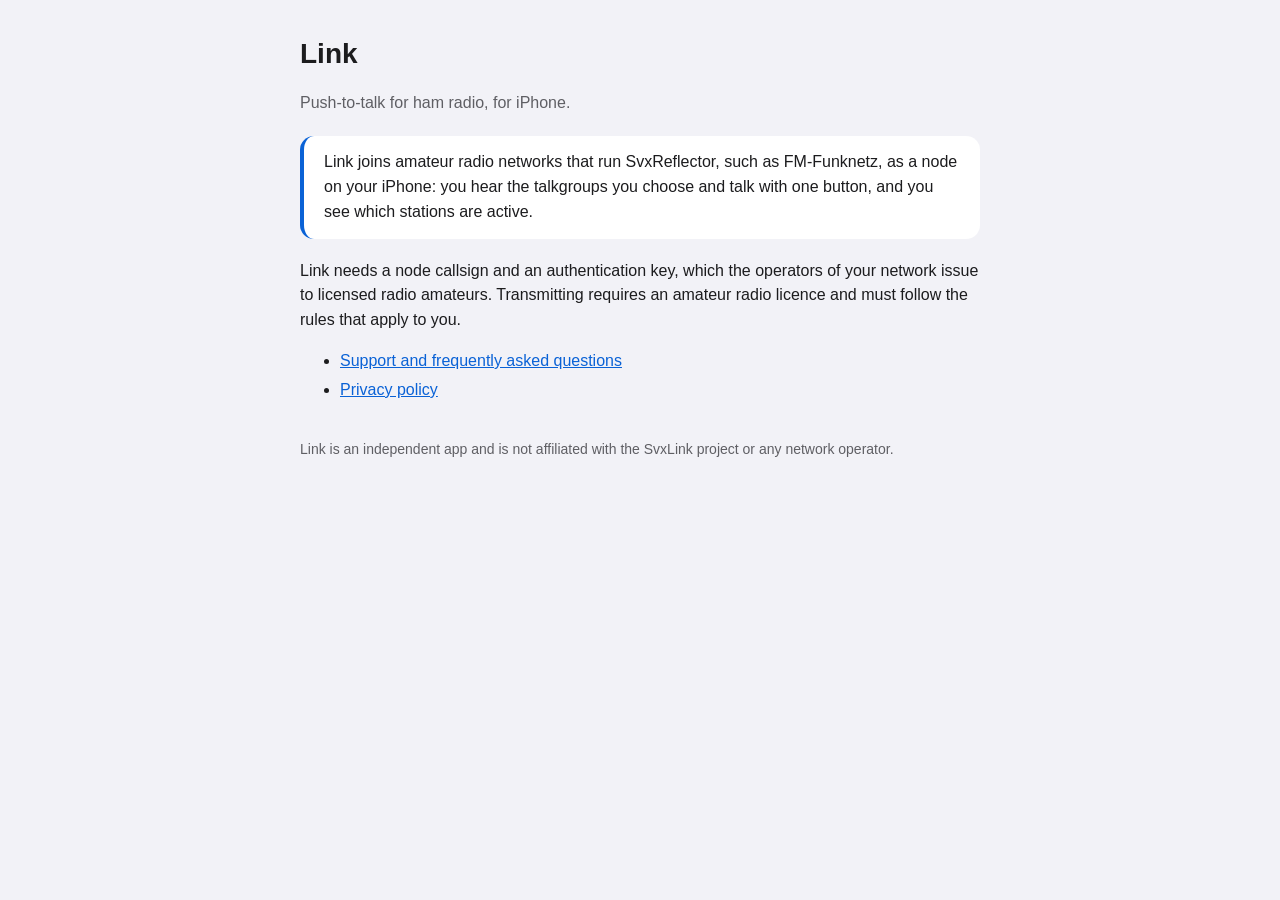
<file: docs/index.html>
<!DOCTYPE html>
<html lang="en">
<head>
<meta charset="utf-8">
<meta name="viewport" content="width=device-width, initial-scale=1">
<title>Link: push-to-talk for ham radio</title>
<meta name="description" content="Link is a push-to-talk app for amateur radio networks that run SvxReflector, such as FM-Funknetz.">
<link rel="stylesheet" href="style.css">
</head>
<body>
<main>
  <h1>Link</h1>
  <p class="muted">Push-to-talk for ham radio, for iPhone.</p>

  <div class="summary">
    Link joins amateur radio networks that run SvxReflector, such as FM-Funknetz, as a node on your iPhone: you hear the
    talkgroups you choose and talk with one button, and you see which stations are active.
  </div>

  <p>Link needs a node callsign and an authentication key, which the operators of your network issue to licensed radio
  amateurs. Transmitting requires an amateur radio licence and must follow the rules that apply to you.</p>

  <ul>
    <li><a href="support/">Support and frequently asked questions</a></li>
    <li><a href="privacy/">Privacy policy</a></li>
  </ul>

  <footer>Link is an independent app and is not affiliated with the SvxLink project or any network operator.</footer>
</main>
</body>
</html>
</file>
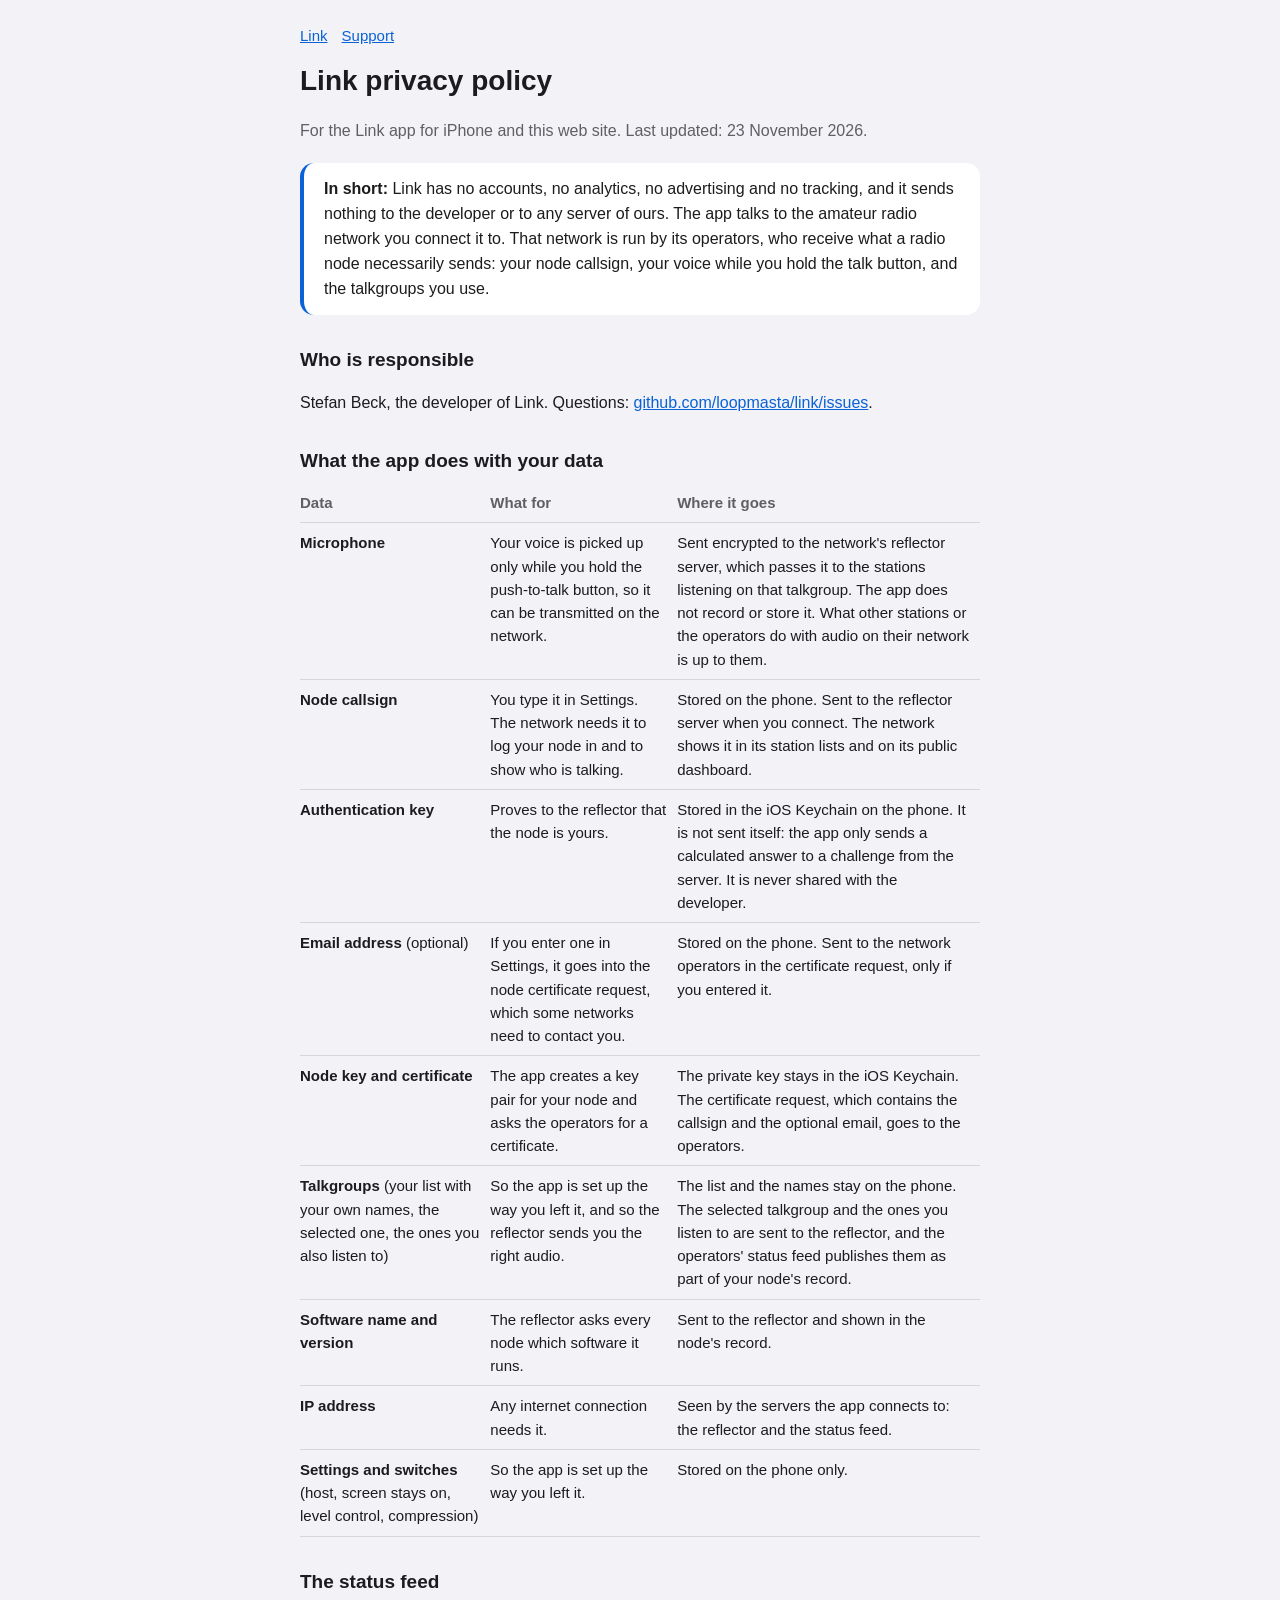
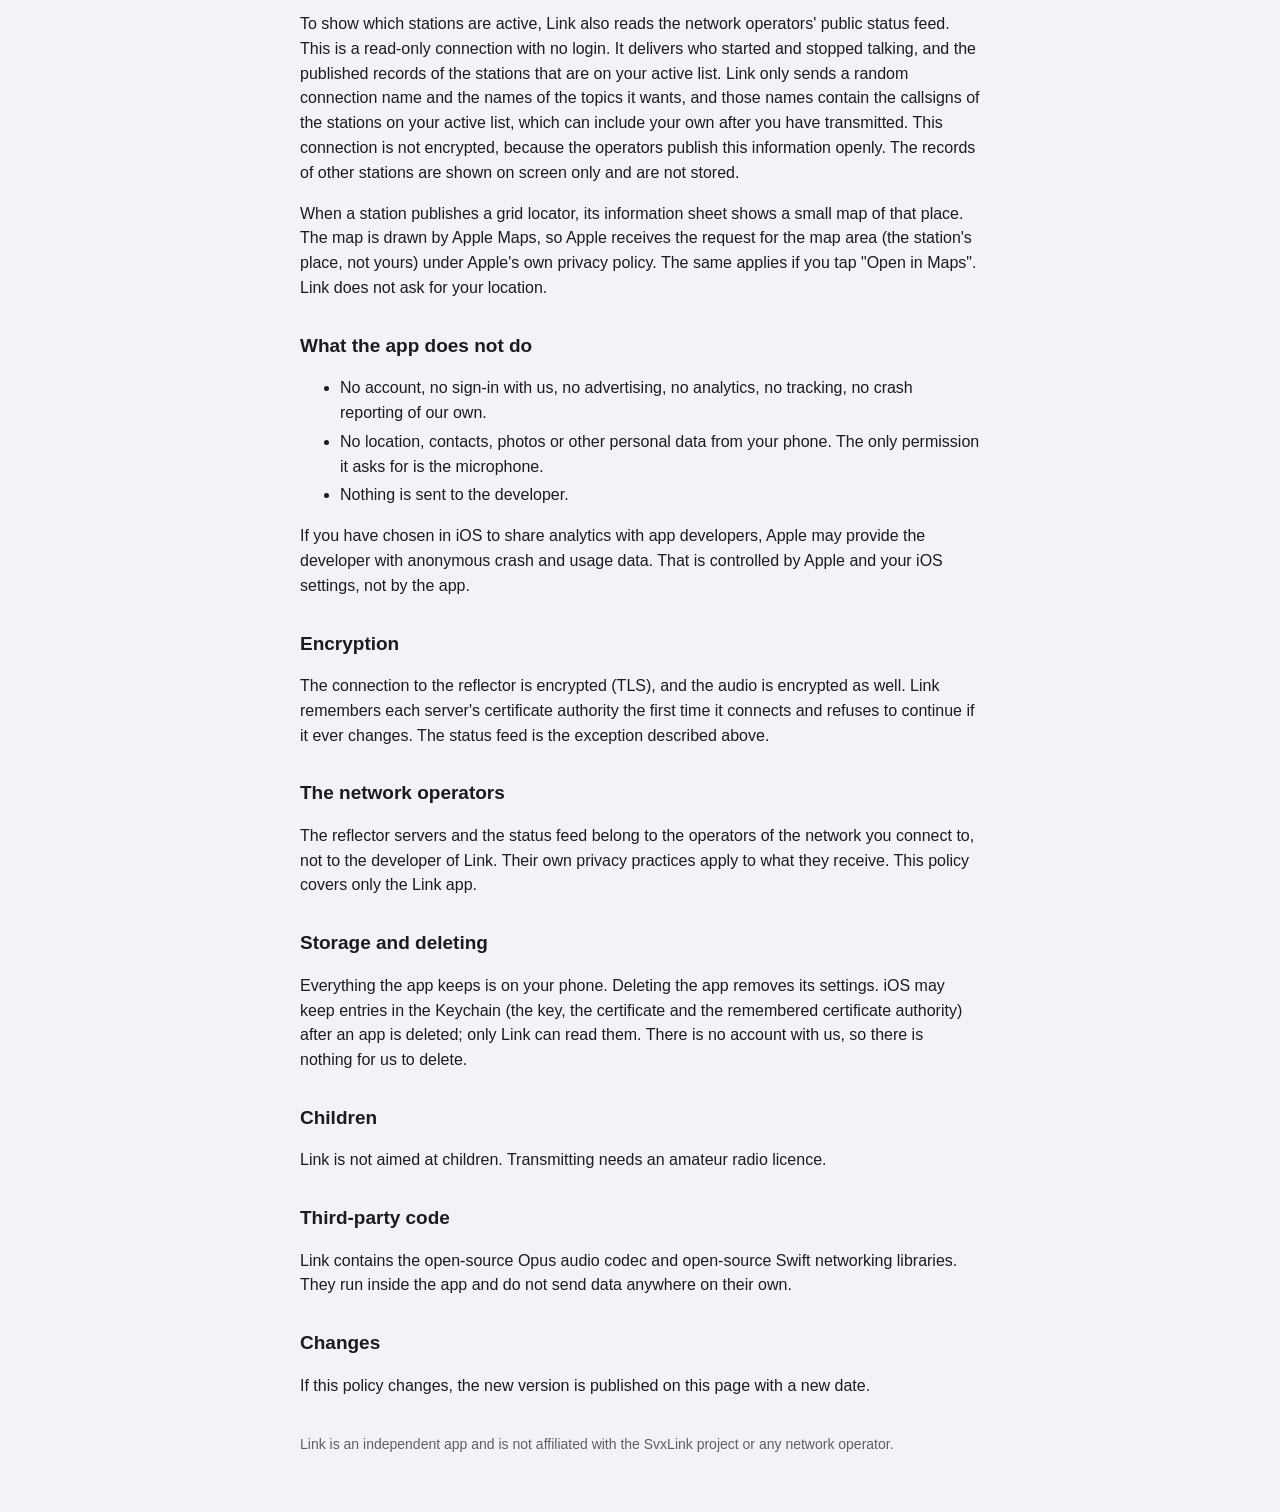
<file: docs/privacy/index.html>
<!DOCTYPE html>
<html lang="en">
<head>
<meta charset="utf-8">
<meta name="viewport" content="width=device-width, initial-scale=1">
<title>Link privacy policy</title>
<meta name="description" content="What the Link app for iPhone does with your data.">
<link rel="stylesheet" href="../style.css">
</head>
<body>
<main>
  <nav><a href="../">Link</a><a href="../support/">Support</a></nav>
  <h1>Link privacy policy</h1>
  <p class="muted">For the Link app for iPhone and this web site. Last updated: 23 November 2026.</p>

  <div class="summary">
    <strong>In short:</strong> Link has no accounts, no analytics, no advertising and no tracking, and it sends nothing to the
    developer or to any server of ours. The app talks to the amateur radio network you connect it to. That network is run by
    its operators, who receive what a radio node necessarily sends: your node callsign, your voice while you hold the talk
    button, and the talkgroups you use.
  </div>

  <h2>Who is responsible</h2>
  <p>Stefan Beck, the developer of Link. Questions: <a href="https://github.com/loopmasta/link/issues">github.com/loopmasta/link/issues</a>.</p>

  <h2>What the app does with your data</h2>
  <table>
    <tr><th>Data</th><th>What for</th><th>Where it goes</th></tr>
    <tr>
      <td><strong>Microphone</strong></td>
      <td>Your voice is picked up only while you hold the push-to-talk button, so it can be transmitted on the network.</td>
      <td>Sent encrypted to the network's reflector server, which passes it to the stations listening on that talkgroup. The app does not record or store it. What other stations or the operators do with audio on their network is up to them.</td>
    </tr>
    <tr>
      <td><strong>Node callsign</strong></td>
      <td>You type it in Settings. The network needs it to log your node in and to show who is talking.</td>
      <td>Stored on the phone. Sent to the reflector server when you connect. The network shows it in its station lists and on its public dashboard.</td>
    </tr>
    <tr>
      <td><strong>Authentication key</strong></td>
      <td>Proves to the reflector that the node is yours.</td>
      <td>Stored in the iOS Keychain on the phone. It is not sent itself: the app only sends a calculated answer to a challenge from the server. It is never shared with the developer.</td>
    </tr>
    <tr>
      <td><strong>Email address</strong> (optional)</td>
      <td>If you enter one in Settings, it goes into the node certificate request, which some networks need to contact you.</td>
      <td>Stored on the phone. Sent to the network operators in the certificate request, only if you entered it.</td>
    </tr>
    <tr>
      <td><strong>Node key and certificate</strong></td>
      <td>The app creates a key pair for your node and asks the operators for a certificate.</td>
      <td>The private key stays in the iOS Keychain. The certificate request, which contains the callsign and the optional email, goes to the operators.</td>
    </tr>
    <tr>
      <td><strong>Talkgroups</strong> (your list with your own names, the selected one, the ones you also listen to)</td>
      <td>So the app is set up the way you left it, and so the reflector sends you the right audio.</td>
      <td>The list and the names stay on the phone. The selected talkgroup and the ones you listen to are sent to the reflector, and the operators' status feed publishes them as part of your node's record.</td>
    </tr>
    <tr>
      <td><strong>Software name and version</strong></td>
      <td>The reflector asks every node which software it runs.</td>
      <td>Sent to the reflector and shown in the node's record.</td>
    </tr>
    <tr>
      <td><strong>IP address</strong></td>
      <td>Any internet connection needs it.</td>
      <td>Seen by the servers the app connects to: the reflector and the status feed.</td>
    </tr>
    <tr>
      <td><strong>Settings and switches</strong> (host, screen stays on, level control, compression)</td>
      <td>So the app is set up the way you left it.</td>
      <td>Stored on the phone only.</td>
    </tr>
  </table>

  <h2>The status feed</h2>
  <p>To show which stations are active, Link also reads the network operators' public status feed. This is a read-only
  connection with no login. It delivers who started and stopped talking, and the published records of the stations that are on
  your active list. Link only sends a random connection name and the names of the topics it wants, and those names contain the
  callsigns of the stations on your active list, which can include your own after you have transmitted. This connection is not
  encrypted, because the operators publish this information openly. The records of other stations are shown on screen only
  and are not stored.</p>
  <p>When a station publishes a grid locator, its information sheet shows a small map of that place. The map is drawn by Apple
  Maps, so Apple receives the request for the map area (the station's place, not yours) under Apple's own privacy policy. The
  same applies if you tap "Open in Maps". Link does not ask for your location.</p>

  <h2>What the app does not do</h2>
  <ul>
    <li>No account, no sign-in with us, no advertising, no analytics, no tracking, no crash reporting of our own.</li>
    <li>No location, contacts, photos or other personal data from your phone. The only permission it asks for is the microphone.</li>
    <li>Nothing is sent to the developer.</li>
  </ul>
  <p>If you have chosen in iOS to share analytics with app developers, Apple may provide the developer with anonymous crash
  and usage data. That is controlled by Apple and your iOS settings, not by the app.</p>

  <h2>Encryption</h2>
  <p>The connection to the reflector is encrypted (TLS), and the audio is encrypted as well. Link remembers each server's
  certificate authority the first time it connects and refuses to continue if it ever changes. The status feed is the exception
  described above.</p>

  <h2>The network operators</h2>
  <p>The reflector servers and the status feed belong to the operators of the network you connect to, not to the developer of
  Link. Their own privacy practices apply to what they receive. This policy covers only the Link app.</p>

  <h2>Storage and deleting</h2>
  <p>Everything the app keeps is on your phone. Deleting the app removes its settings. iOS may keep entries in the Keychain
  (the key, the certificate and the remembered certificate authority) after an app is deleted; only Link can read them. There is no
  account with us, so there is nothing for us to delete.</p>

  <h2>Children</h2>
  <p>Link is not aimed at children. Transmitting needs an amateur radio licence.</p>

  <h2>Third-party code</h2>
  <p>Link contains the open-source Opus audio codec and open-source Swift networking libraries. They run inside the app and do
  not send data anywhere on their own.</p>

  <h2>Changes</h2>
  <p>If this policy changes, the new version is published on this page with a new date.</p>

  <footer>Link is an independent app and is not affiliated with the SvxLink project or any network operator.</footer>
</main>
</body>
</html>
</file>
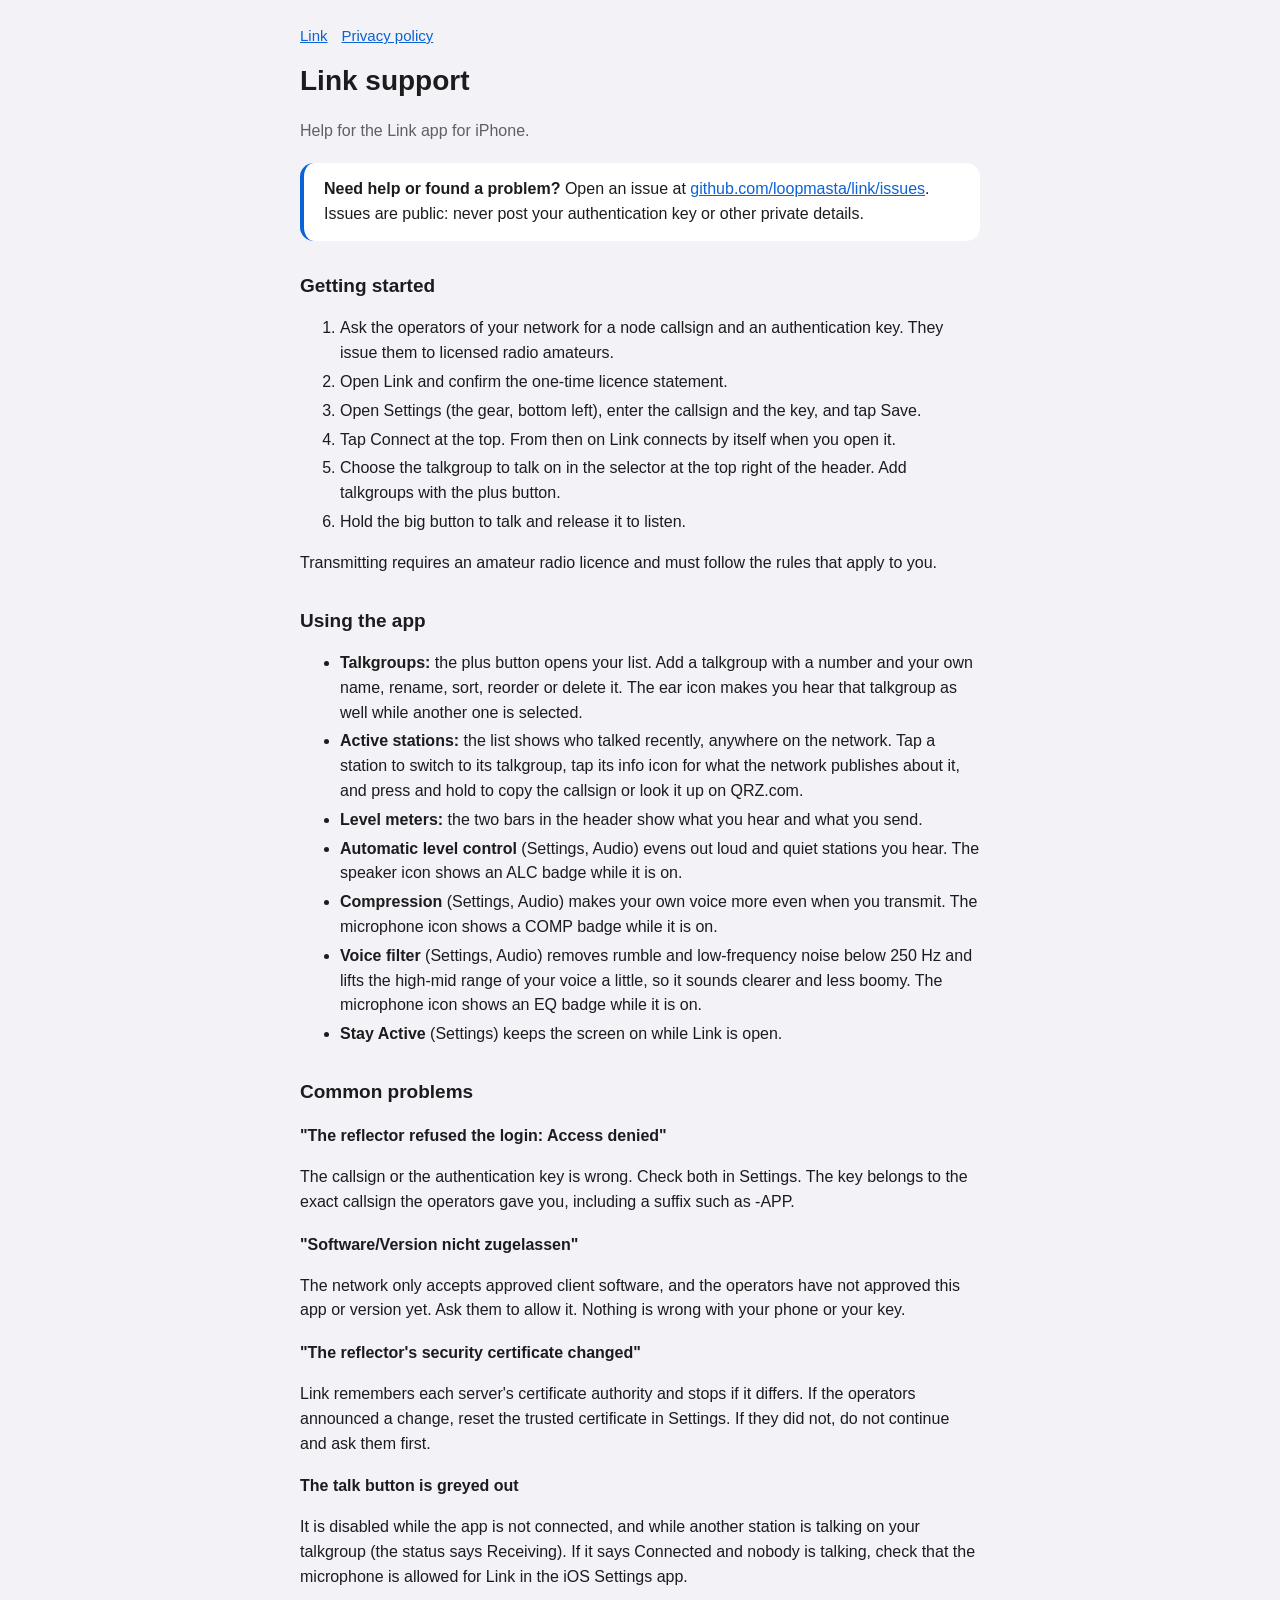
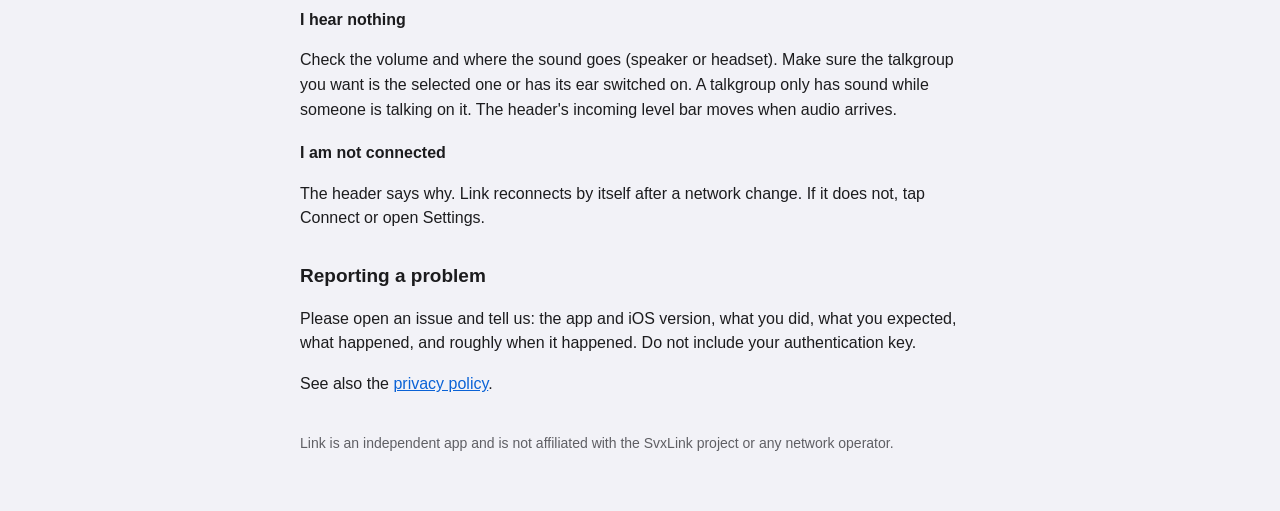
<file: docs/support/index.html>
<!DOCTYPE html>
<html lang="en">
<head>
<meta charset="utf-8">
<meta name="viewport" content="width=device-width, initial-scale=1">
<title>Link support</title>
<meta name="description" content="Help for the Link app for iPhone: getting started, common problems and how to report one.">
<link rel="stylesheet" href="../style.css">
</head>
<body>
<main>
  <nav><a href="../">Link</a><a href="../privacy/">Privacy policy</a></nav>
  <h1>Link support</h1>
  <p class="muted">Help for the Link app for iPhone.</p>

  <div class="summary">
    <strong>Need help or found a problem?</strong> Open an issue at
    <a href="https://github.com/loopmasta/link/issues">github.com/loopmasta/link/issues</a>. Issues are public:
    never post your authentication key or other private details.
  </div>

  <h2>Getting started</h2>
  <ol>
    <li>Ask the operators of your network for a node callsign and an authentication key. They issue them to licensed radio amateurs.</li>
    <li>Open Link and confirm the one-time licence statement.</li>
    <li>Open Settings (the gear, bottom left), enter the callsign and the key, and tap Save.</li>
    <li>Tap Connect at the top. From then on Link connects by itself when you open it.</li>
    <li>Choose the talkgroup to talk on in the selector at the top right of the header. Add talkgroups with the plus button.</li>
    <li>Hold the big button to talk and release it to listen.</li>
  </ol>
  <p>Transmitting requires an amateur radio licence and must follow the rules that apply to you.</p>

  <h2>Using the app</h2>
  <ul>
    <li><strong>Talkgroups:</strong> the plus button opens your list. Add a talkgroup with a number and your own name, rename, sort, reorder or delete it. The ear icon makes you hear that talkgroup as well while another one is selected.</li>
    <li><strong>Active stations:</strong> the list shows who talked recently, anywhere on the network. Tap a station to switch to its talkgroup, tap its info icon for what the network publishes about it, and press and hold to copy the callsign or look it up on QRZ.com.</li>
    <li><strong>Level meters:</strong> the two bars in the header show what you hear and what you send.</li>
    <li><strong>Automatic level control</strong> (Settings, Audio) evens out loud and quiet stations you hear. The speaker icon shows an ALC badge while it is on.</li>
    <li><strong>Compression</strong> (Settings, Audio) makes your own voice more even when you transmit. The microphone icon shows a COMP badge while it is on.</li>
    <li><strong>Voice filter</strong> (Settings, Audio) removes rumble and low-frequency noise below 250 Hz and lifts the high-mid range of your voice a little, so it sounds clearer and less boomy. The microphone icon shows an EQ badge while it is on.</li>
    <li><strong>Stay Active</strong> (Settings) keeps the screen on while Link is open.</li>
  </ul>

  <h2>Common problems</h2>

  <h3>"The reflector refused the login: Access denied"</h3>
  <p>The callsign or the authentication key is wrong. Check both in Settings. The key belongs to the exact callsign the operators gave you, including a suffix such as -APP.</p>

  <h3>"Software/Version nicht zugelassen"</h3>
  <p>The network only accepts approved client software, and the operators have not approved this app or version yet. Ask them to allow it. Nothing is wrong with your phone or your key.</p>

  <h3>"The reflector's security certificate changed"</h3>
  <p>Link remembers each server's certificate authority and stops if it differs. If the operators announced a change, reset the trusted certificate in Settings. If they did not, do not continue and ask them first.</p>

  <h3>The talk button is greyed out</h3>
  <p>It is disabled while the app is not connected, and while another station is talking on your talkgroup (the status says Receiving). If it says Connected and nobody is talking, check that the microphone is allowed for Link in the iOS Settings app.</p>

  <h3>I hear nothing</h3>
  <p>Check the volume and where the sound goes (speaker or headset). Make sure the talkgroup you want is the selected one or has its ear switched on. A talkgroup only has sound while someone is talking on it. The header's incoming level bar moves when audio arrives.</p>

  <h3>I am not connected</h3>
  <p>The header says why. Link reconnects by itself after a network change. If it does not, tap Connect or open Settings.</p>

  <h2>Reporting a problem</h2>
  <p>Please open an issue and tell us: the app and iOS version, what you did, what you expected, what happened, and roughly when it happened. Do not include your authentication key.</p>

  <p>See also the <a href="../privacy/">privacy policy</a>.</p>

  <footer>Link is an independent app and is not affiliated with the SvxLink project or any network operator.</footer>
</main>
</body>
</html>
</file>
<file: docs/style.css>
:root { color-scheme: light dark; --bg: #f2f2f7; --card: #ffffff; --text: #1c1c1e; --muted: #5f5f64; --accent: #0a62d6; }
@media (prefers-color-scheme: dark) { :root { --bg: #000000; --card: #1c1c1e; --text: #f2f2f7; --muted: #98989d; --accent: #4da3ff; } }
* { box-sizing: border-box; }
body { margin: 0; padding: 24px 16px 56px; background: var(--bg); color: var(--text); font: 16px/1.55 -apple-system, BlinkMacSystemFont, "Segoe UI", Roboto, sans-serif; }
main { max-width: 680px; margin: 0 auto; }
h1 { font-size: 28px; margin: 8px 0 4px; }
h2 { font-size: 19px; margin: 30px 0 8px; }
h3 { font-size: 16px; margin: 18px 0 4px; }
.muted { color: var(--muted); }
.summary { background: var(--card); border-left: 4px solid var(--accent); border-radius: 14px; padding: 14px 20px; margin: 20px 0; }
.card { background: var(--card); border-radius: 14px; padding: 14px 20px; margin: 16px 0; }
table { width: 100%; border-collapse: collapse; margin: 8px 0; font-size: 15px; }
th, td { text-align: left; vertical-align: top; padding: 8px 10px 8px 0; border-bottom: 1px solid rgba(128, 128, 128, .25); }
th { color: var(--muted); font-weight: 600; }
a { color: var(--accent); }
li { margin: 4px 0; }
nav { margin: 0 0 12px; font-size: 15px; }
nav a { margin-right: 14px; }
footer { margin-top: 36px; font-size: 14px; color: var(--muted); }
</file>
